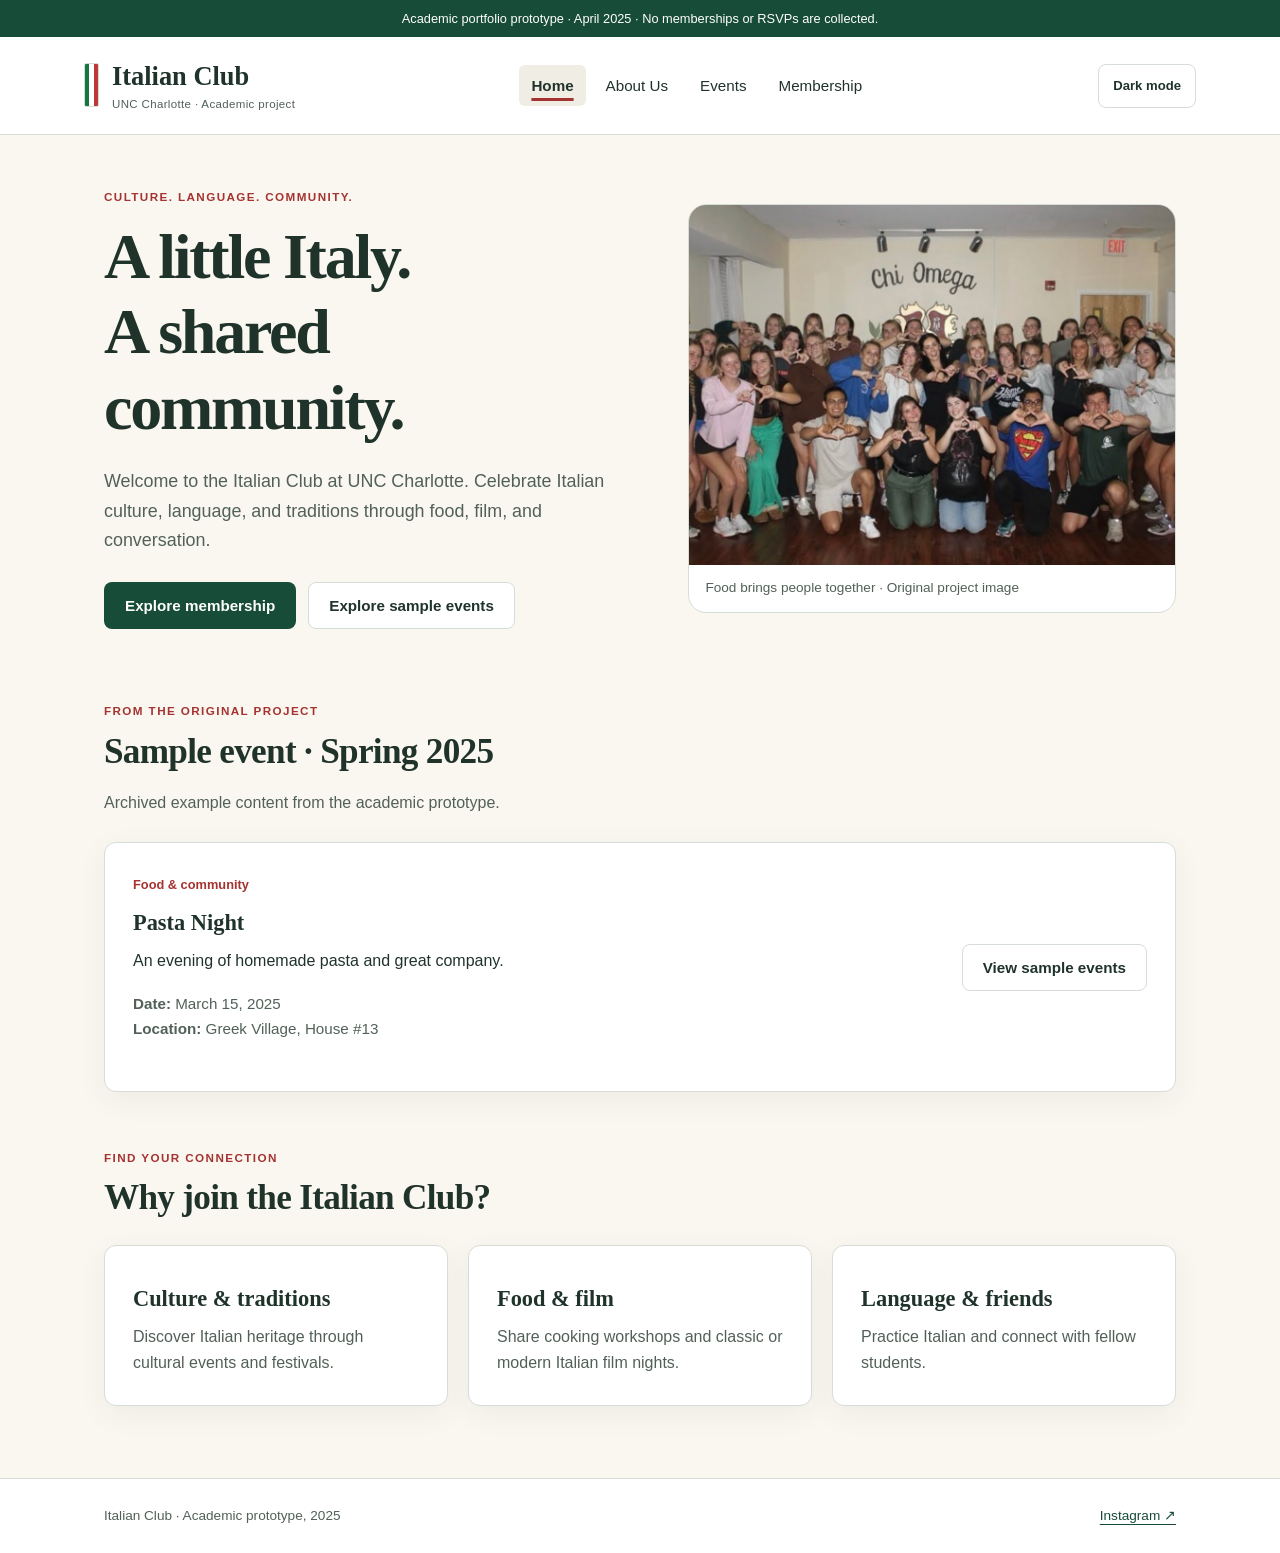
<file: index.html>
<!DOCTYPE html>
<html lang="en">
<head>
  <meta charset="UTF-8">
  <meta name="viewport" content="width=device-width, initial-scale=1">
  <meta name="description" content="An academic Italian Club website prototype exploring culture, community, and events at UNC Charlotte.">
  <title>Home | Italian Club</title>
  <link rel="stylesheet" href="styles.css">
  <script defer src="script.js"></script>
</head>
<body>
  <a class="skip-link" href="#main">Skip to content</a>
  <div class="demo-banner">Academic portfolio prototype · April 2025 · No memberships or RSVPs are collected.</div>
  <header class="site-header">
    <div class="header-inner">
      <a class="brand" href="index.html"><span class="flag-mark" aria-hidden="true"></span>Italian Club<span class="brand-subtitle">UNC Charlotte · Academic project</span></a>
      <nav aria-label="Main navigation">
        <ul><li><a href="index.html" class="active" aria-current="page">Home</a></li><li><a href="about.html">About Us</a></li><li><a href="events.html">Events</a></li><li><a href="membership.html">Membership</a></li></ul>
      </nav>
      <button id="darkModeToggle" class="btn small secondary" type="button" aria-pressed="false" aria-label="Dark mode">Dark mode</button>
    </div>
  </header>
  <main id="main" tabindex="-1">
    <section class="hero" aria-labelledby="welcome-heading">
      <div>
        <p class="eyebrow">Culture. Language. Community.</p>
        <h1 id="welcome-heading">A little Italy.<br>A shared community.</h1>
        <p class="lead">Welcome to the Italian Club at UNC Charlotte. Celebrate Italian culture, language, and traditions through food, film, and conversation.</p>
        <div class="actions"><a class="btn" href="membership.html">Explore membership</a><a class="btn secondary" href="events.html">Explore sample events</a></div>
      </div>
      <figure class="hero-photo"><img src="pasta-night.jpg" alt="Pasta Night image from the original Italian Club project"><figcaption>Food brings people together · Original project image</figcaption></figure>
    </section>
    <section aria-labelledby="featured-heading">
      <div class="section-heading"><p class="eyebrow">From the original project</p><h2 id="featured-heading">Sample event · Spring 2025</h2><p>Archived example content from the academic prototype.</p></div>
      <article class="event featured-event">
        <div><span class="tag">Food & community</span><h3>Pasta Night</h3><p>An evening of homemade pasta and great company.</p><p class="event-meta"><strong>Date:</strong> March 15, 2025<br><strong>Location:</strong> Greek Village, House #13</p></div>
        <a class="btn secondary" href="events.html">View sample events</a>
      </article>
    </section>
    <section aria-labelledby="benefits-heading">
      <div class="section-heading"><p class="eyebrow">Find your connection</p><h2 id="benefits-heading">Why join the Italian Club?</h2></div>
      <div class="card-grid">
        <article class="card"><h3>Culture & traditions</h3><p>Discover Italian heritage through cultural events and festivals.</p></article>
        <article class="card"><h3>Food & film</h3><p>Share cooking workshops and classic or modern Italian film nights.</p></article>
        <article class="card"><h3>Language & friends</h3><p>Practice Italian and connect with fellow students.</p></article>
      </div>
    </section>
  </main>
  <footer>
    <div class="footer-inner"><p>Italian Club · Academic prototype, 2025</p><a href="https://www.instagram.com/italianclub_uncc/?hl=en" target="_blank" rel="noopener noreferrer">Instagram <span class="sr-only">(opens in a new tab)</span><span aria-hidden="true">↗</span></a></div>
  </footer>
</body>
</html>
</file>
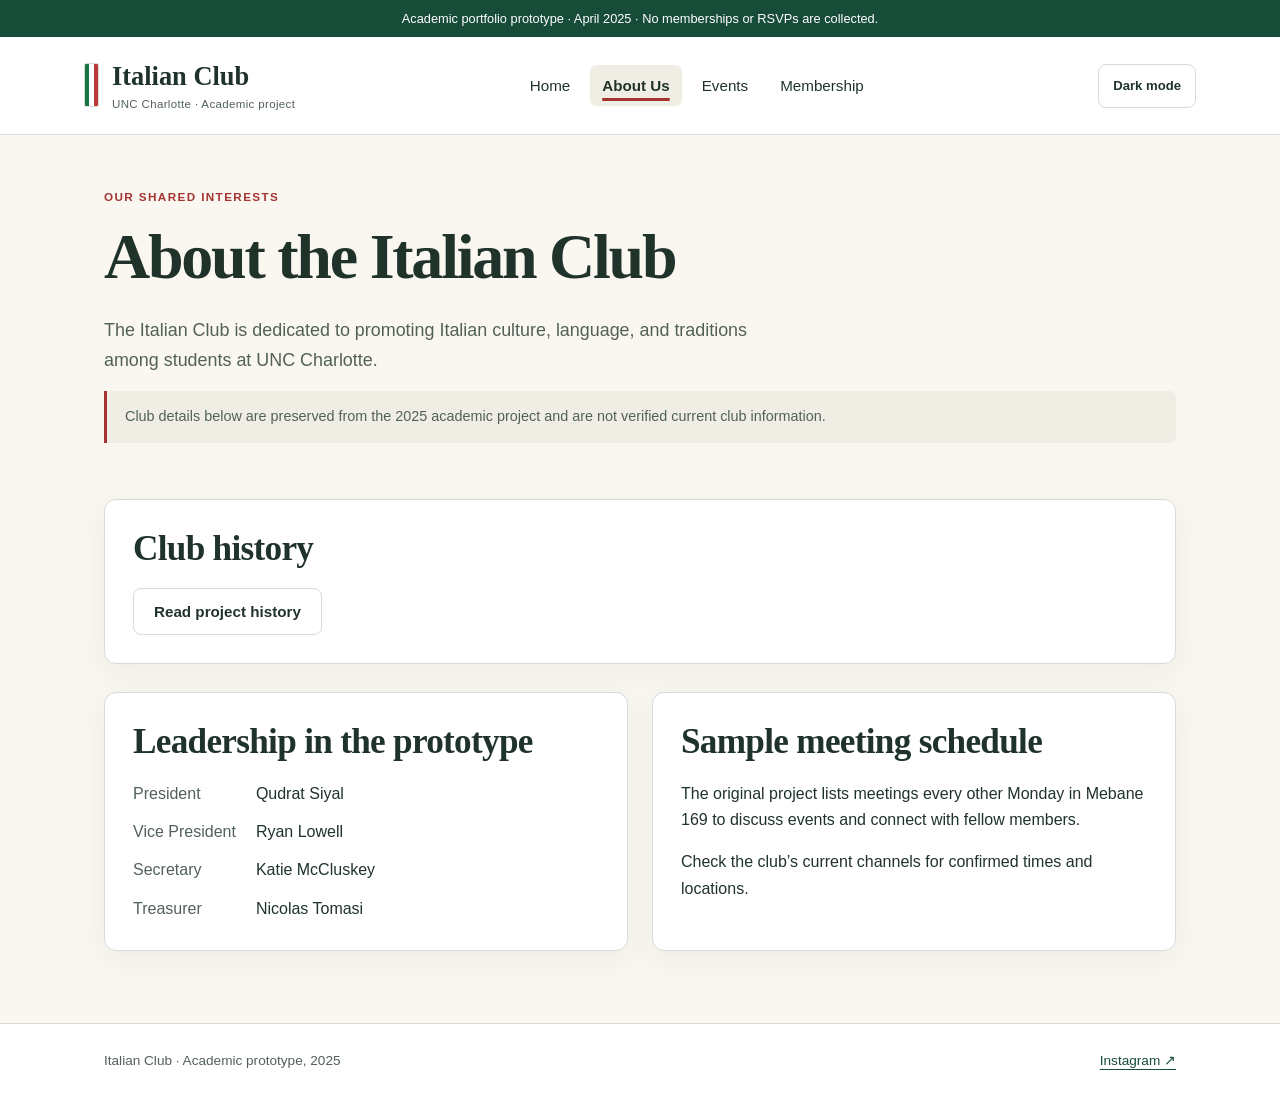
<file: about.html>
<!DOCTYPE html>
<html lang="en">
<head>
  <meta charset="UTF-8">
  <meta name="viewport" content="width=device-width, initial-scale=1">
  <meta name="description" content="An academic Italian Club website prototype exploring culture, community, and events at UNC Charlotte.">
  <title>About Us | Italian Club</title>
  <link rel="stylesheet" href="styles.css">
  <script defer src="script.js"></script>
</head>
<body>
  <a class="skip-link" href="#main">Skip to content</a>
  <div class="demo-banner">Academic portfolio prototype · April 2025 · No memberships or RSVPs are collected.</div>
  <header class="site-header">
    <div class="header-inner">
      <a class="brand" href="index.html"><span class="flag-mark" aria-hidden="true"></span>Italian Club<span class="brand-subtitle">UNC Charlotte · Academic project</span></a>
      <nav aria-label="Main navigation">
        <ul><li><a href="index.html">Home</a></li><li><a href="about.html" class="active" aria-current="page">About Us</a></li><li><a href="events.html">Events</a></li><li><a href="membership.html">Membership</a></li></ul>
      </nav>
      <button id="darkModeToggle" class="btn small secondary" type="button" aria-pressed="false" aria-label="Dark mode">Dark mode</button>
    </div>
  </header>
  <main id="main" tabindex="-1">
    <section class="page-intro"><p class="eyebrow">Our shared interests</p><h1>About the Italian Club</h1><p class="lead">The Italian Club is dedicated to promoting Italian culture, language, and traditions among students at UNC Charlotte.</p><p class="notice">Club details below are preserved from the 2025 academic project and are not verified current club information.</p></section>
    <section class="card accordion" aria-labelledby="history-heading">
      <h2 id="history-heading">Club history</h2>
      <button class="btn secondary accordion-toggle" type="button" aria-expanded="false" aria-controls="club-history">Read project history</button>
      <div id="club-history" class="accordion-content" hidden><p>The original project describes the club as founded in 1975, with a community celebrating Italian heritage through events, activities, and educational opportunities. This historical claim has not been independently verified.</p></div>
    </section>
    <div class="about-grid">
      <section class="card"><h2>Leadership in the prototype</h2><dl class="leadership"><dt>President</dt><dd>Qudrat Siyal</dd><dt>Vice President</dt><dd>Ryan Lowell</dd><dt>Secretary</dt><dd>Katie McCluskey</dd><dt>Treasurer</dt><dd>Nicolas Tomasi</dd></dl></section>
      <section class="card"><h2>Sample meeting schedule</h2><p>The original project lists meetings every other Monday in Mebane 169 to discuss events and connect with fellow members.</p><p>Check the club’s current channels for confirmed times and locations.</p></section>
    </div>
  </main>
  <footer>
    <div class="footer-inner"><p>Italian Club · Academic prototype, 2025</p><a href="https://www.instagram.com/italianclub_uncc/?hl=en" target="_blank" rel="noopener noreferrer">Instagram <span class="sr-only">(opens in a new tab)</span><span aria-hidden="true">↗</span></a></div>
  </footer>
</body>
</html>
</file>
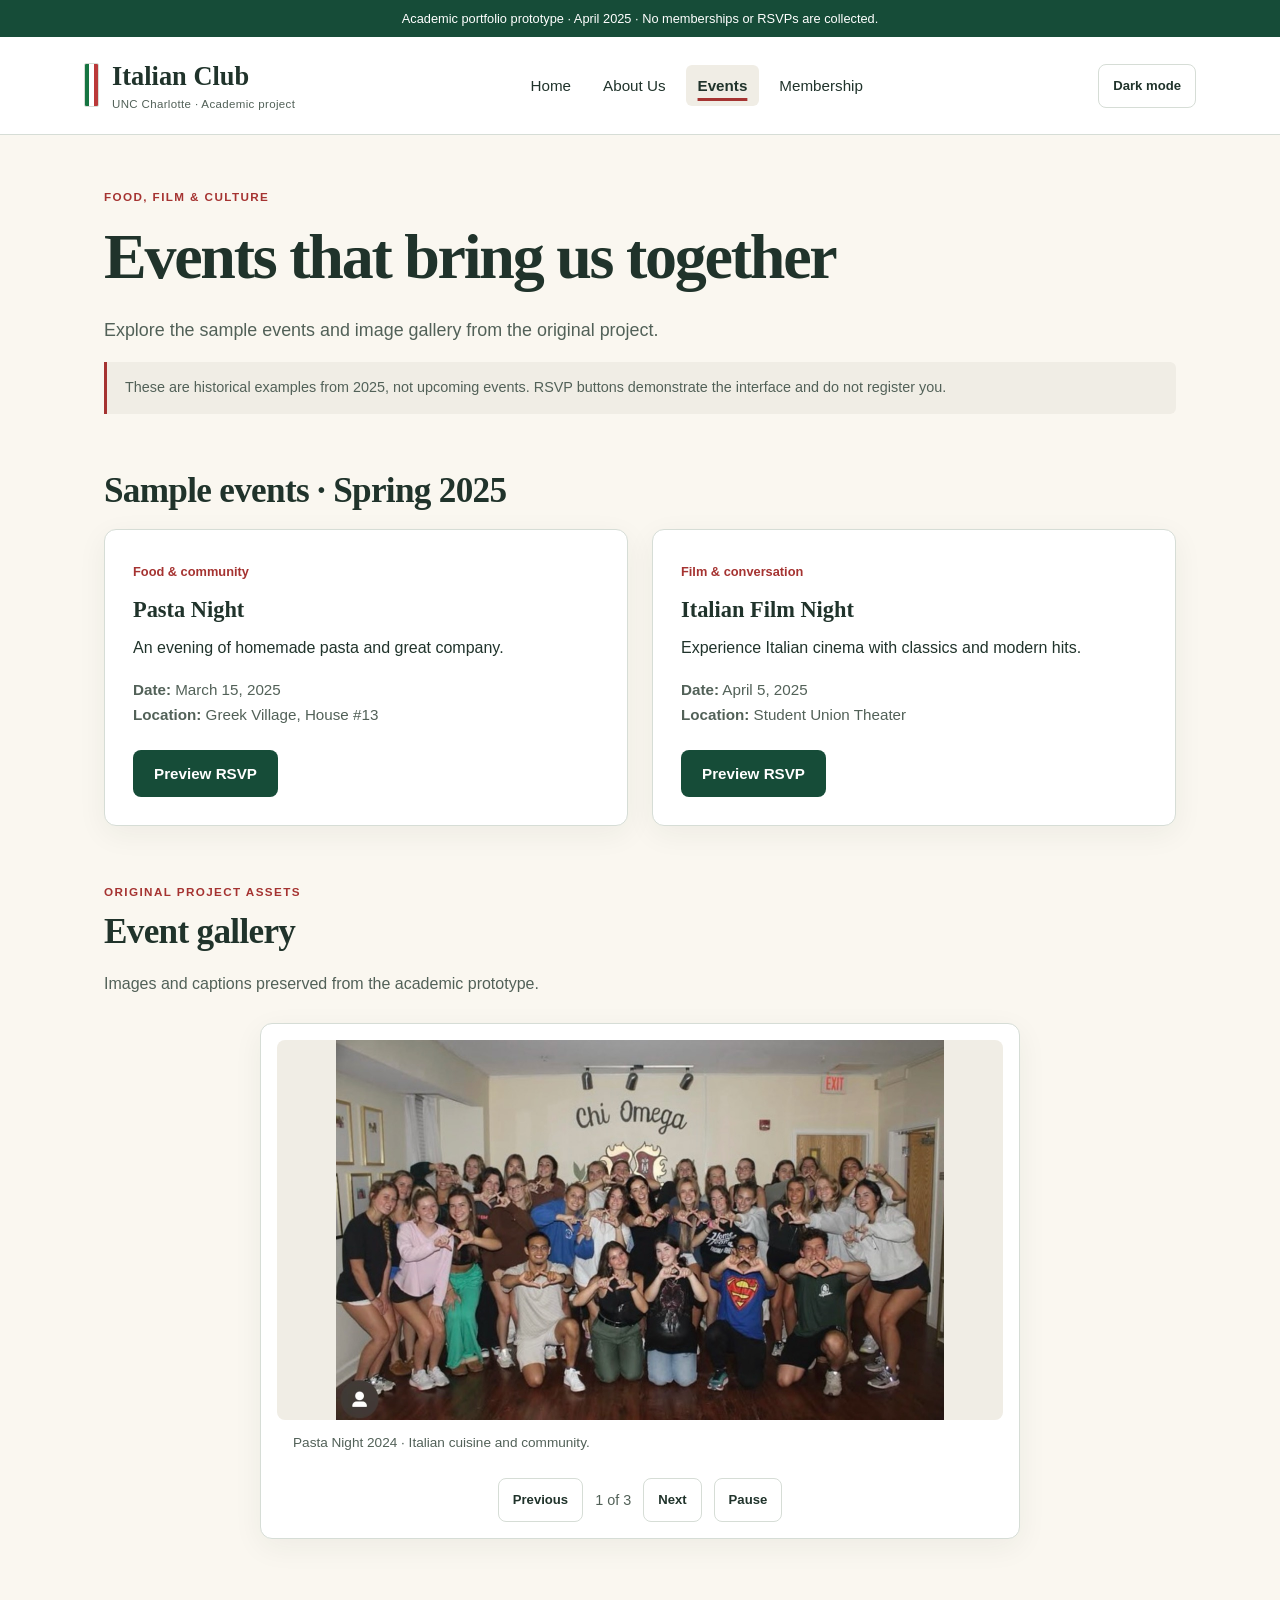
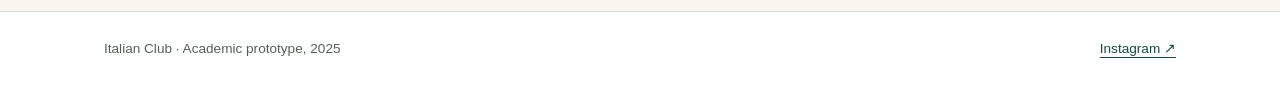
<file: events.html>
<!DOCTYPE html>
<html lang="en">
<head>
  <meta charset="UTF-8">
  <meta name="viewport" content="width=device-width, initial-scale=1">
  <meta name="description" content="An academic Italian Club website prototype exploring culture, community, and events at UNC Charlotte.">
  <title>Events | Italian Club</title>
  <link rel="stylesheet" href="styles.css">
  <script defer src="script.js"></script>
</head>
<body>
  <a class="skip-link" href="#main">Skip to content</a>
  <div class="demo-banner">Academic portfolio prototype · April 2025 · No memberships or RSVPs are collected.</div>
  <header class="site-header">
    <div class="header-inner">
      <a class="brand" href="index.html"><span class="flag-mark" aria-hidden="true"></span>Italian Club<span class="brand-subtitle">UNC Charlotte · Academic project</span></a>
      <nav aria-label="Main navigation">
        <ul><li><a href="index.html">Home</a></li><li><a href="about.html">About Us</a></li><li><a href="events.html" class="active" aria-current="page">Events</a></li><li><a href="membership.html">Membership</a></li></ul>
      </nav>
      <button id="darkModeToggle" class="btn small secondary" type="button" aria-pressed="false" aria-label="Dark mode">Dark mode</button>
    </div>
  </header>
  <main id="main" tabindex="-1">
    <section class="page-intro"><p class="eyebrow">Food, film & culture</p><h1>Events that bring us together</h1><p class="lead">Explore the sample events and image gallery from the original project.</p><p class="notice">These are historical examples from 2025, not upcoming events. RSVP buttons demonstrate the interface and do not register you.</p></section>
    <section aria-labelledby="sample-events-heading">
      <h2 id="sample-events-heading">Sample events · Spring 2025</h2>
      <div class="event-grid">
        <article class="event"><span class="tag">Food & community</span><h3>Pasta Night</h3><p>An evening of homemade pasta and great company.</p><p class="event-meta"><strong>Date:</strong> March 15, 2025<br><strong>Location:</strong> Greek Village, House #13</p><button class="btn" type="button" data-rsvp="Pasta Night" aria-haspopup="dialog">Preview RSVP</button></article>
        <article class="event"><span class="tag">Film & conversation</span><h3>Italian Film Night</h3><p>Experience Italian cinema with classics and modern hits.</p><p class="event-meta"><strong>Date:</strong> April 5, 2025<br><strong>Location:</strong> Student Union Theater</p><button class="btn" type="button" data-rsvp="Italian Film Night" aria-haspopup="dialog">Preview RSVP</button></article>
      </div>
    </section>
    <section aria-labelledby="gallery-heading">
      <div class="section-heading"><p class="eyebrow">Original project assets</p><h2 id="gallery-heading">Event gallery</h2><p>Images and captions preserved from the academic prototype.</p></div>
      <div class="carousel card" role="region" aria-roledescription="carousel" aria-label="Project event gallery">
        <div class="carousel-slide"><figure><img src="pasta-night.jpg" alt="Pasta Night project image" loading="lazy"><figcaption>Pasta Night 2024 · Italian cuisine and community.</figcaption></figure></div>
        <div class="carousel-slide" hidden><figure><img src="film-night.png" alt="Italian Film Night project image" loading="lazy"><figcaption>Film Night · <em>Welcome Venice</em> by Andrea Segre (2021).</figcaption></figure></div>
        <div class="carousel-slide" hidden><figure><img src="culture-festival.jpg" alt="Culture Festival project image" loading="lazy"><figcaption>Culture Festival · Showcasing Italian traditions.</figcaption></figure></div>
        <div class="carousel-controls"><button id="prevSlide" class="btn secondary small" type="button" aria-label="Previous gallery image">Previous</button><p id="slideStatus" aria-live="off">1 of 3</p><button id="nextSlide" class="btn secondary small" type="button" aria-label="Next gallery image">Next</button><button id="pauseCarousel" class="btn secondary small" type="button" aria-label="Pause automatic slideshow" aria-pressed="false">Pause</button></div>
      </div>
    </section>
  </main>
  <dialog id="rsvpDialog" aria-labelledby="rsvp-title" aria-describedby="rsvp-description">
    <div class="modal-content"><p class="eyebrow">Interface demonstration</p><h2 id="rsvp-title">RSVP preview</h2><p id="rsvp-description">This is a portfolio demonstration. No RSVP has been submitted or saved.</p><button id="closeModal" class="btn" type="button" autofocus>Close preview</button></div>
  </dialog>
  <footer>
    <div class="footer-inner"><p>Italian Club · Academic prototype, 2025</p><a href="https://www.instagram.com/italianclub_uncc/?hl=en" target="_blank" rel="noopener noreferrer">Instagram <span class="sr-only">(opens in a new tab)</span><span aria-hidden="true">↗</span></a></div>
  </footer>
</body>
</html>
</file>
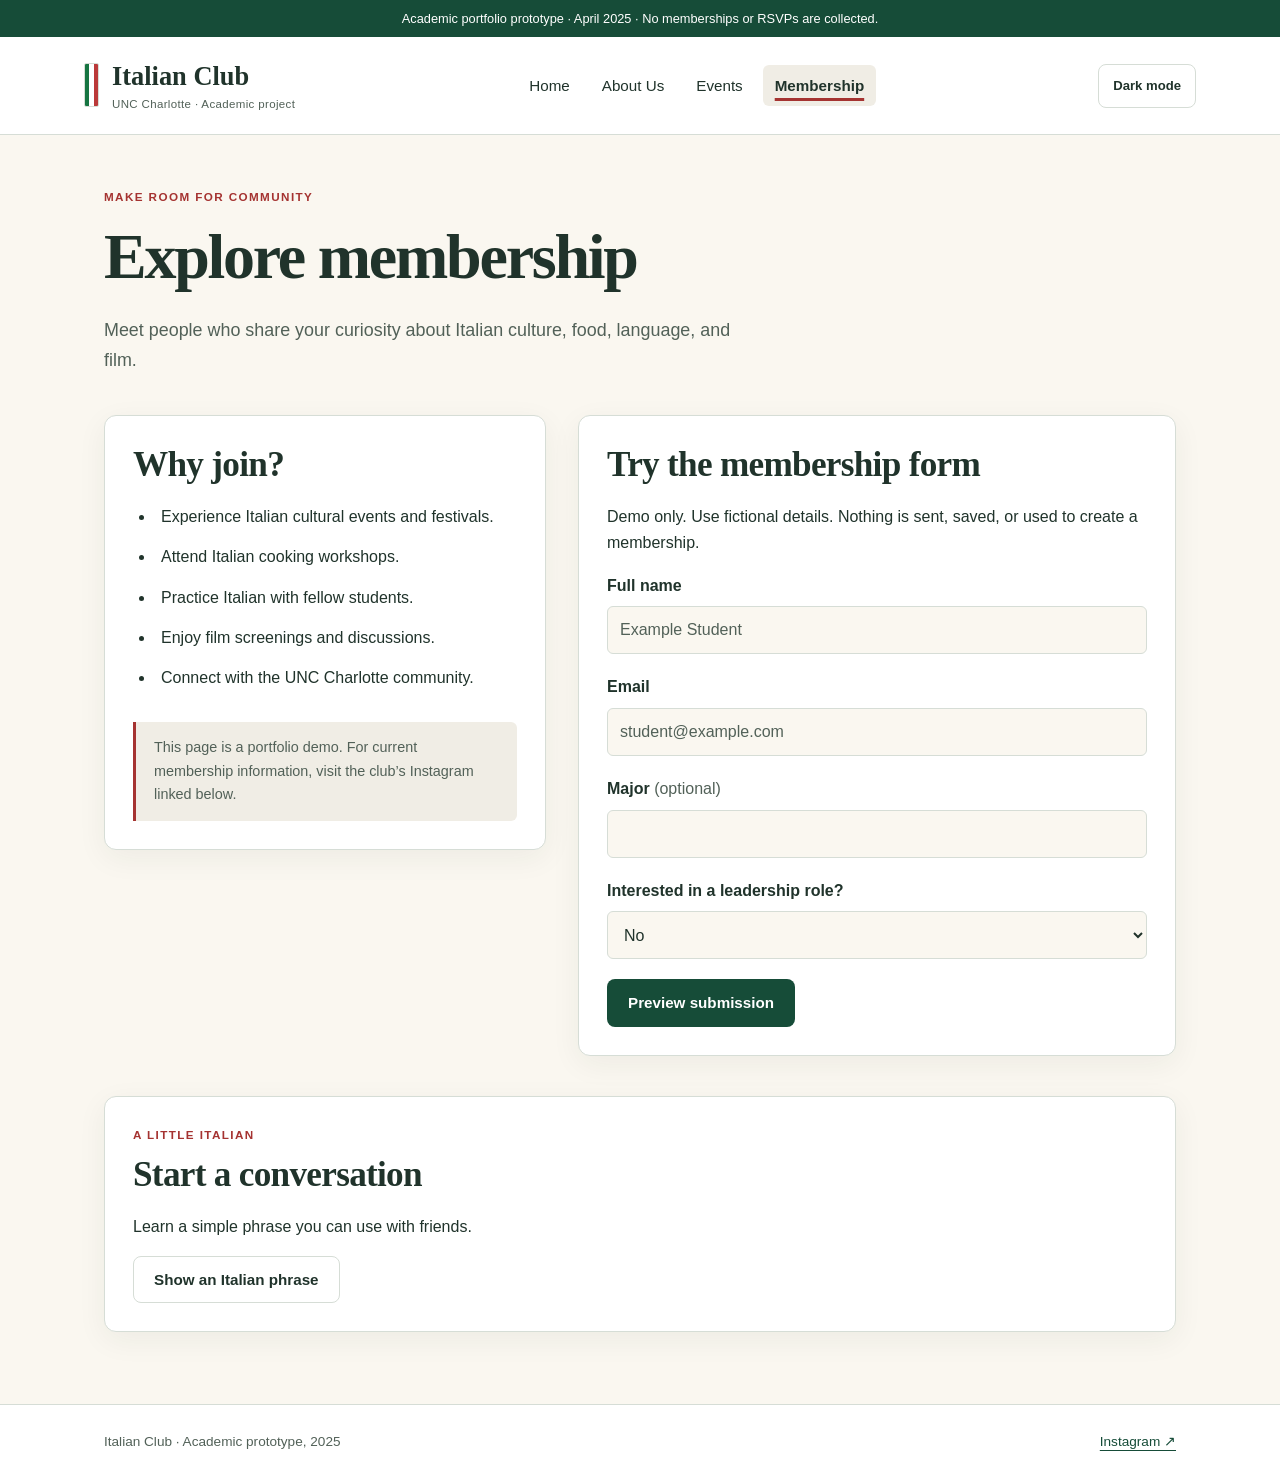
<file: membership.html>
<!DOCTYPE html>
<html lang="en">
<head>
  <meta charset="UTF-8">
  <meta name="viewport" content="width=device-width, initial-scale=1">
  <meta name="description" content="An academic Italian Club website prototype exploring culture, community, and events at UNC Charlotte.">
  <title>Membership | Italian Club</title>
  <link rel="stylesheet" href="styles.css">
  <script defer src="script.js"></script>
</head>
<body>
  <a class="skip-link" href="#main">Skip to content</a>
  <div class="demo-banner">Academic portfolio prototype · April 2025 · No memberships or RSVPs are collected.</div>
  <header class="site-header">
    <div class="header-inner">
      <a class="brand" href="index.html"><span class="flag-mark" aria-hidden="true"></span>Italian Club<span class="brand-subtitle">UNC Charlotte · Academic project</span></a>
      <nav aria-label="Main navigation">
        <ul><li><a href="index.html">Home</a></li><li><a href="about.html">About Us</a></li><li><a href="events.html">Events</a></li><li><a href="membership.html" class="active" aria-current="page">Membership</a></li></ul>
      </nav>
      <button id="darkModeToggle" class="btn small secondary" type="button" aria-pressed="false" aria-label="Dark mode">Dark mode</button>
    </div>
  </header>
  <main id="main" tabindex="-1">
    <section class="page-intro"><p class="eyebrow">Make room for community</p><h1>Explore membership</h1><p class="lead">Meet people who share your curiosity about Italian culture, food, language, and film.</p></section>
    <div class="membership-grid">
      <section class="card membership-benefits"><h2>Why join?</h2><ul class="benefit-list"><li>Experience Italian cultural events and festivals.</li><li>Attend Italian cooking workshops.</li><li>Practice Italian with fellow students.</li><li>Enjoy film screenings and discussions.</li><li>Connect with the UNC Charlotte community.</li></ul><p class="notice">This page is a portfolio demo. For current membership information, visit the club’s Instagram linked below.</p></section>
      <section class="card membership-form"><h2>Try the membership form</h2><p id="form-note">Demo only. Use fictional details. Nothing is sent, saved, or used to create a membership.</p>
        <form id="membershipForm" aria-describedby="form-note">
          <div class="field"><label for="name">Full name</label><input type="text" id="name" name="name" placeholder="Example Student" autocomplete="off" required maxlength="100"></div>
          <div class="field"><label for="email">Email</label><input type="email" id="email" name="email" placeholder="student@example.com" autocomplete="off" required maxlength="254"></div>
          <div class="field"><label for="major">Major <span class="muted">(optional)</span></label><input type="text" id="major" name="major" autocomplete="off" maxlength="100"></div>
          <div class="field"><label for="leadership">Interested in a leadership role?</label><select id="leadership" name="leadership"><option value="no">No</option><option value="yes">Yes</option></select></div>
          <button type="submit" class="btn" id="membershipSubmit" disabled>Preview submission</button>
          <noscript><p>This form preview needs JavaScript. No form data will be sent.</p></noscript>
        </form>
        <p id="formStatus" class="status-message" role="status"></p>
      </section>
    </div>
    <section class="card culture-card" aria-labelledby="phrase-heading"><p class="eyebrow">A little Italian</p><h2 id="phrase-heading">Start a conversation</h2><p>Learn a simple phrase you can use with friends.</p><button id="phraseBtn" class="btn secondary" type="button">Show an Italian phrase</button><div id="phraseInfo" class="phrase-info" aria-live="polite"></div></section>
  </main>
  <footer>
    <div class="footer-inner"><p>Italian Club · Academic prototype, 2025</p><a href="https://www.instagram.com/italianclub_uncc/?hl=en" target="_blank" rel="noopener noreferrer">Instagram <span class="sr-only">(opens in a new tab)</span><span aria-hidden="true">↗</span></a></div>
  </footer>
</body>
</html>
</file>
<file: styles.css>
:root {
  color-scheme: light;
  --bg: #faf7f0;
  --surface: #ffffff;
  --soft: #f0ede5;
  --text: #20332b;
  --muted: #526158;
  --border: #d6ddd6;
  --green: #164c38;
  --red: #a53331;
  --focus: #005fcc;
  --shadow: 0 8px 30px rgb(26 49 37 / 6%);
}
* { box-sizing: border-box; }
body { margin: 0; min-height: 100vh; display: flex; flex-direction: column; background: var(--bg); color: var(--text); font-family: Arial, sans-serif; line-height: 1.65; }
body.dark-mode { color-scheme: dark; --bg: #121c17; --surface: #1b2921; --soft: #24372b; --text: #edf3ee; --muted: #bccbbf; --border: #42564a; --green: #28694c; --red: #ffaca5; --focus: #8abaff; --shadow: none; }
a { color: var(--green); text-underline-offset: 4px; }
body.dark-mode a { color: #c2e8d0; }
a:hover { text-decoration-thickness: 2px; }
button, input, select { font: inherit; }
button { cursor: pointer; }
:focus-visible { outline: 3px solid var(--focus); outline-offset: 4px; }
[hidden] { display: none !important; }
.sr-only { position: absolute; width: 1px; height: 1px; padding: 0; margin: -1px; overflow: hidden; clip: rect(0,0,0,0); white-space: nowrap; border: 0; }
.skip-link { position: absolute; top: -100px; left: 16px; padding: 12px 18px; background: var(--surface); z-index: 10; }
.skip-link:focus { top: 12px; }
.demo-banner { background: #164c38; color: white; text-align: center; padding: 8px 20px; font-size: .8rem; }
.site-header { background: var(--surface); border-bottom: 1px solid var(--border); }
.header-inner { max-width: 1160px; margin: auto; padding: 24px; display: flex; gap: 28px; align-items: center; justify-content: space-between; flex-wrap: wrap; }
.brand { position: relative; padding-left: 28px; font: bold 1.65rem Georgia, serif; color: var(--text); text-decoration: none; line-height: 1.15; }
body.dark-mode .brand { color: var(--text); }
.brand-subtitle { display: block; margin-top: 7px; font: .72rem Arial, sans-serif; color: var(--muted); letter-spacing: .03em; }
.flag-mark { position: absolute; left: 0; top: 2px; width: 15px; height: 44px; border: 1px solid var(--border); background: linear-gradient(to right, #167542 0 33.33%, #fff 33.33% 66.66%, #bb3939 66.66%); border-radius: 2px; }
nav ul { display: flex; flex-wrap: wrap; gap: 8px; list-style: none; margin: 0; padding: 0; }
nav a { display: block; padding: 8px 12px; color: var(--text); text-decoration: none; font-size: .95rem; border-radius: 6px; }
body.dark-mode nav a { color: var(--text); }
nav a:hover { background: var(--soft); }
nav a.active { background: var(--soft); color: var(--text); font-weight: bold; text-decoration: underline; text-decoration-color: var(--red); text-decoration-thickness: 3px; text-underline-offset: 7px; }
main { flex: 1; width: min(100%, 1120px); margin: auto; padding: 52px 24px 72px; }
main:focus { outline: none; }
section + section { margin-top: 56px; }
h1, h2, h3 { font-family: Georgia, serif; line-height: 1.18; color: var(--text); overflow-wrap: anywhere; }
h1 { font-size: clamp(2.3rem, 5vw, 4.2rem); letter-spacing: -.035em; margin: 12px 0 22px; }
h2 { font-size: clamp(1.7rem, 3vw, 2.2rem); margin: 0 0 18px; letter-spacing: -.02em; }
h3 { font-size: 1.4rem; margin: 12px 0; }
p { margin: 0 0 16px; }
.lead { color: var(--muted); font-size: 1.12rem; max-width: 650px; }
.eyebrow { color: var(--red); font-size: .73rem; font-weight: bold; letter-spacing: .12em; text-transform: uppercase; margin-bottom: 10px; }
.hero { display: grid; grid-template-columns: 1.1fr 1fr; align-items: center; gap: 48px; margin-bottom: 72px; }
figure { margin: 0; }
.hero-photo { overflow: hidden; border-radius: 18px; border: 1px solid var(--border); background: var(--surface); }
.hero-photo img { display: block; width: 100%; height: 360px; object-fit: cover; }
figcaption { padding: 12px 16px; color: var(--muted); font-size: .85rem; }
.actions { display: flex; gap: 12px; flex-wrap: wrap; margin-top: 26px; }
.btn { display: inline-flex; align-items: center; justify-content: center; padding: 12px 20px; border: 1px solid transparent; border-radius: 8px; background: var(--green); color: #fff; font-size: .95rem; font-weight: bold; line-height: 1.4; text-decoration: none; min-height: 44px; transition: background-color .15s ease; }
body.dark-mode a.btn { color: white; }
.btn:hover { background: #103c2c; text-decoration: none; }
.btn.secondary { background: var(--surface); color: var(--text); border-color: var(--border); }
body.dark-mode a.btn.secondary { color: var(--text); }
.btn.secondary:hover { background: var(--soft); }
.btn.small { padding: 10px 14px; font-size: .82rem; }
.btn:disabled { cursor: not-allowed; opacity: .6; }
.section-heading { margin-bottom: 26px; }
.section-heading > p:last-child { color: var(--muted); }
.card, .event { background: var(--surface); border: 1px solid var(--border); border-radius: 12px; padding: 28px; box-shadow: var(--shadow); min-width: 0; }
.card > :last-child, .event > :last-child { margin-bottom: 0; }
.card-grid { display: grid; grid-template-columns: repeat(3, 1fr); gap: 20px; }
.card-grid p { color: var(--muted); }
.featured-event { display: flex; align-items: center; justify-content: space-between; gap: 24px; }
.tag { color: var(--red); font-size: .8rem; font-weight: bold; }
.event-meta { color: var(--muted); font-size: .95rem; margin-bottom: 22px; }
.page-intro { margin-bottom: 40px; }
.page-intro h1 { max-width: 850px; }
.notice { padding: 14px 18px; background: var(--soft); border-left: 3px solid var(--red); border-radius: 0 6px 6px 0; color: var(--muted); font-size: .9rem; }
.about-grid, .event-grid { display: grid; grid-template-columns: repeat(2, 1fr); gap: 24px; }
.about-grid { margin-top: 28px; }
.about-grid section + section { margin-top: 0; }
.leadership { margin: 0; display: grid; grid-template-columns: auto 1fr; gap: 12px 20px; }
.leadership dt { color: var(--muted); }
.leadership dd { margin: 0; }
.accordion-content { margin-top: 20px; }
.carousel { max-width: 760px; margin: auto; padding: 16px; }
.carousel-slide img { display: block; width: 100%; height: 380px; object-fit: contain; background: var(--soft); border-radius: 8px; }
.carousel-controls { display: flex; justify-content: center; align-items: center; gap: 12px; flex-wrap: wrap; padding-top: 12px; }
.carousel-controls p { margin: 0; font-size: .9rem; color: var(--muted); }
dialog { border: 1px solid var(--border); border-radius: 16px; width: min(480px, calc(100% - 32px)); max-height: calc(100dvh - 32px); background: var(--surface); color: var(--text); padding: 0; }
dialog::backdrop { background: rgb(0 0 0 / 65%); }
.modal-content { padding: 30px; }
.membership-grid { display: grid; grid-template-columns: .85fr 1.15fr; gap: 32px; align-items: start; }
.membership-grid section + section { margin-top: 0; }
.benefit-list { padding-left: 22px; }
.benefit-list li { padding: 0 0 14px 6px; }
.field { display: flex; flex-direction: column; gap: 7px; margin-bottom: 20px; }
.field label { font-weight: bold; }
.muted { color: var(--muted); font-weight: normal; }
input, select { width: 100%; min-width: 0; min-height: 48px; padding: 10px 12px; border: 1px solid var(--border); border-radius: 6px; background: var(--bg); color: var(--text); }
input::placeholder { color: var(--muted); opacity: 1; }
.status-message:not(:empty) { margin-top: 20px; background: var(--soft); padding: 16px; border-radius: 6px; }
.culture-card { margin-top: 40px; }
.phrase-info:not(:empty) { margin-top: 22px; }
.phrase-info h3 { font-size: 1.8rem; }
footer { border-top: 1px solid var(--border); background: var(--surface); color: var(--muted); padding: 26px 24px; font-size: .85rem; }
.footer-inner { max-width: 1072px; margin: auto; display: flex; justify-content: space-between; align-items: center; gap: 16px; flex-wrap: wrap; }
.footer-inner p { margin: 0; }
@media (max-width: 850px) {
  .header-inner { gap: 16px; }
  .header-inner nav { order: 3; flex-basis: 100%; }
  nav ul { justify-content: center; }
  .hero { gap: 28px; }
  .hero-photo img { height: 320px; }
  .card-grid { grid-template-columns: 1fr; }
}
@media (max-width: 620px) {
  .header-inner { padding: 20px 16px; gap: 16px 8px; }
  .brand { font-size: 1.4rem; }
  .brand-subtitle { font-size: .65rem; }
  nav a { padding: 10px 8px; font-size: .85rem; }
  nav ul { gap: 4px; }
  main { padding: 34px 18px 48px; }
  .hero, .about-grid, .event-grid, .membership-grid { grid-template-columns: 1fr; }
  .hero { margin-bottom: 48px; }
  .hero-photo img { height: 260px; }
  .featured-event { align-items: flex-start; flex-direction: column; }
  section + section { margin-top: 40px; }
  .card, .event { padding: 22px; }
  .carousel { padding: 12px; }
  .carousel-slide img { height: 260px; }
  .carousel-controls { gap: 8px; }
  .leadership { grid-template-columns: 1fr; gap: 4px; }
  .leadership dd { margin-bottom: 12px; }
}
@media (prefers-reduced-motion: reduce) { *, *::before, *::after { transition: none !important; animation: none !important; } }
</file>
